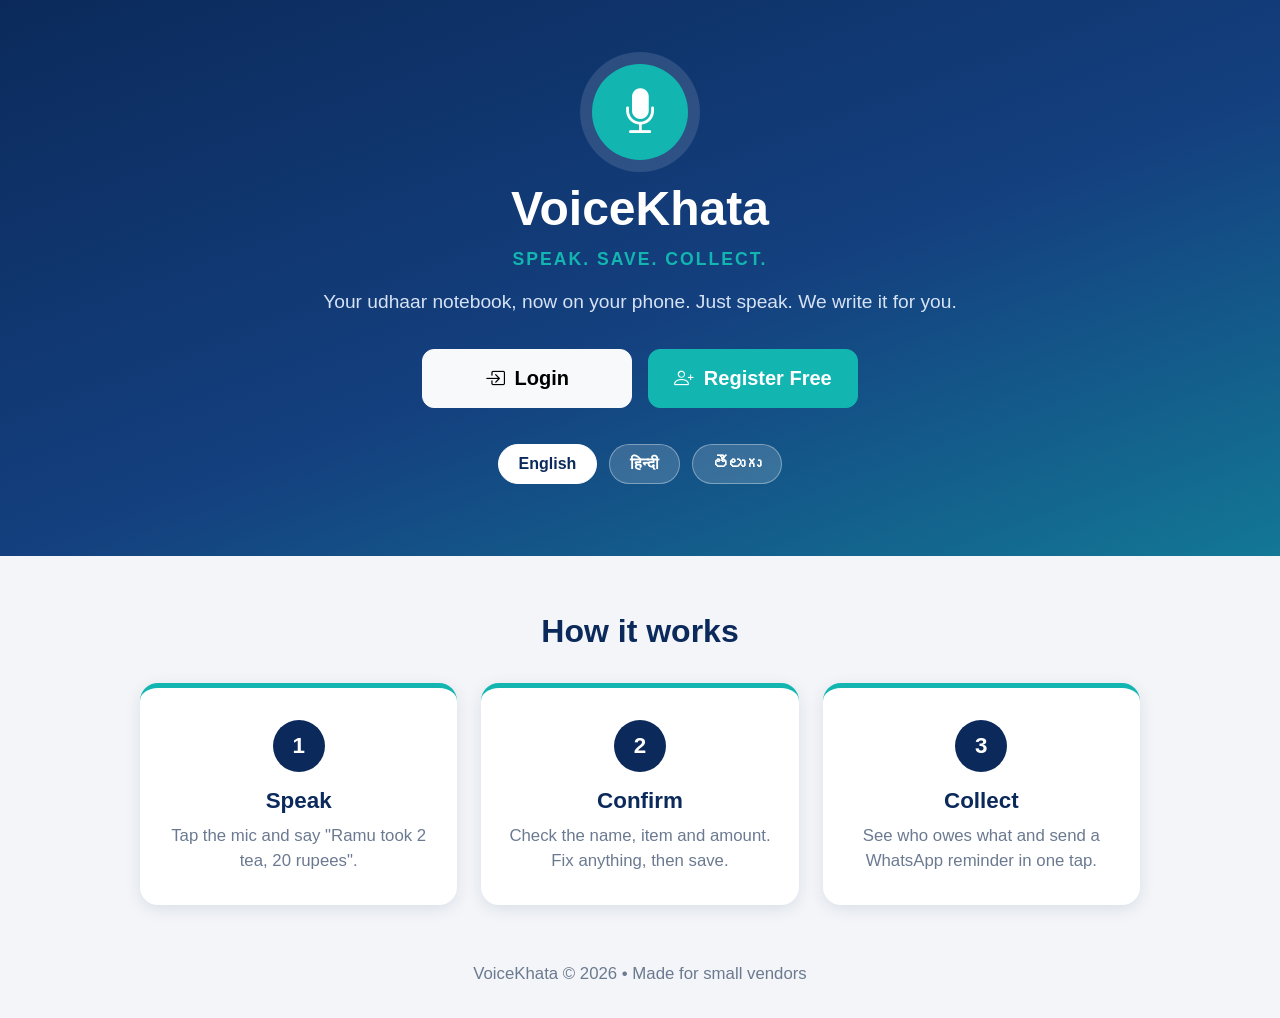
<file: frontend/index.html>
<!DOCTYPE html>
<html lang="en">
<head>
  <meta charset="UTF-8">
  <meta name="viewport" content="width=device-width, initial-scale=1">
  <title>VoiceKhata | Speak. Save. Collect.</title>

  <link href="https://cdn.jsdelivr.net/npm/bootstrap@5.3.3/dist/css/bootstrap.min.css" rel="stylesheet">
  <link href="https://cdn.jsdelivr.net/npm/bootstrap-icons@1.11.3/font/bootstrap-icons.min.css" rel="stylesheet">

  <link rel="stylesheet" href="css/style.css">
  <link rel="stylesheet" href="css/landing.css">
  <link rel="stylesheet" href="css/responsive.css">
</head>
<body>

  <!-- ===== Hero section ===== -->
  <header class="hero">
    <div class="container">
      <div class="hero-icon"><i class="bi bi-mic-fill"></i></div>
      <h1 class="hero-title">VoiceKhata</h1>
      <div class="hero-tagline" data-i18n="tagline">Speak. Save. Collect.</div>
      <p class="hero-sub" data-i18n="sub">Your udhaar notebook, now on your phone. Just speak. We write it for you.</p>

      <!-- Shown when nobody is logged in -->
      <div id="guestButtons" class="d-flex flex-column flex-sm-row gap-3 justify-content-center">
        <a href="login.html" class="btn btn-light btn-lg hero-btn">
          <i class="bi bi-box-arrow-in-right me-1"></i> <span data-i18n="login">Login</span>
        </a>
        <a href="register.html" class="btn btn-vk-teal btn-lg hero-btn">
          <i class="bi bi-person-plus me-1"></i> <span data-i18n="register">Register Free</span>
        </a>
      </div>

      <!-- Shown when the vendor is already logged in -->
      <div id="memberButtons" class="d-none">
        <a href="dashboard/dashboard.html" class="btn btn-vk-teal btn-lg hero-btn">
          <i class="bi bi-speedometer2 me-1"></i> <span data-i18n="dashboard">Go to Dashboard</span>
        </a>
      </div>

      <!-- Language buttons (real buttons now) -->
      <div class="lang-row">
        <button type="button" class="lang-chip active" data-lang="en">English</button>
        <button type="button" class="lang-chip" data-lang="hi">हिन्दी</button>
        <button type="button" class="lang-chip" data-lang="te">తెలుగు</button>
      </div>
    </div>
  </header>

  <!-- ===== How it works ===== -->
  <section class="container how-section">
    <h2 class="how-title" data-i18n="howTitle">How it works</h2>
    <div class="row g-4">
      <div class="col-12 col-md-4">
        <div class="step-card">
          <div class="step-num">1</div>
          <h3 data-i18n="s1t">Speak</h3>
          <p data-i18n="s1p">Tap the mic and say "Ramu took 2 tea, 20 rupees".</p>
        </div>
      </div>
      <div class="col-12 col-md-4">
        <div class="step-card">
          <div class="step-num">2</div>
          <h3 data-i18n="s2t">Confirm</h3>
          <p data-i18n="s2p">Check the name, item and amount. Fix anything, then save.</p>
        </div>
      </div>
      <div class="col-12 col-md-4">
        <div class="step-card">
          <div class="step-num">3</div>
          <h3 data-i18n="s3t">Collect</h3>
          <p data-i18n="s3p">See who owes what and send a WhatsApp reminder in one tap.</p>
        </div>
      </div>
    </div>
  </section>

  <footer class="landing-footer" data-i18n="footer">
    VoiceKhata © 2026 • Made for small vendors
  </footer>

  <script src="https://cdn.jsdelivr.net/npm/bootstrap@5.3.3/dist/js/bootstrap.bundle.min.js"></script>
  <script src="js/auth.js"></script>
  <script>
    // ---------- Texts in 3 languages ----------
    const TEXTS = {
      en: {
        tagline: "Speak. Save. Collect.",
        sub: "Your udhaar notebook, now on your phone. Just speak. We write it for you.",
        login: "Login",
        register: "Register Free",
        dashboard: "Go to Dashboard",
        howTitle: "How it works",
        s1t: "Speak",
        s1p: "Tap the mic and say \"Ramu took 2 tea, 20 rupees\".",
        s2t: "Confirm",
        s2p: "Check the name, item and amount. Fix anything, then save.",
        s3t: "Collect",
        s3p: "See who owes what and send a WhatsApp reminder in one tap.",
        footer: "VoiceKhata © 2026 • Made for small vendors"
      },
      hi: {
        tagline: "बोलिए. सेव कीजिए. वसूलिए.",
        sub: "आपकी उधार की कॉपी, अब आपके फ़ोन पर। बस बोलिए, हम लिख देंगे।",
        login: "लॉगिन",
        register: "मुफ़्त रजिस्टर करें",
        dashboard: "डैशबोर्ड पर जाएँ",
        howTitle: "यह कैसे काम करता है",
        s1t: "बोलिए",
        s1p: "माइक दबाएँ और कहें \"रामू ने 2 चाय ली, 20 रुपये\"।",
        s2t: "पुष्टि करें",
        s2p: "नाम, सामान और रकम देखें। कुछ गलत हो तो ठीक करें, फिर सेव करें।",
        s3t: "वसूलिए",
        s3p: "देखें किसका कितना बकाया है और एक टैप में WhatsApp रिमाइंडर भेजें।",
        footer: "VoiceKhata © 2026 • छोटे दुकानदारों के लिए"
      },
      te: {
        tagline: "మాట్లాడండి. సేవ్ చేయండి. వసూలు చేయండి.",
        sub: "మీ అప్పు పుస్తకం, ఇప్పుడు మీ ఫోన్‌లో. మాట్లాడండి, మేము రాస్తాము.",
        login: "లాగిన్",
        register: "ఉచితంగా రిజిస్టర్ చేయండి",
        dashboard: "డాష్‌బోర్డ్‌కు వెళ్లండి",
        howTitle: "ఇది ఎలా పనిచేస్తుంది",
        s1t: "మాట్లాడండి",
        s1p: "మైక్ నొక్కి \"రాము 2 టీ తీసుకున్నాడు, 20 రూపాయలు\" అని చెప్పండి.",
        s2t: "నిర్ధారించండి",
        s2p: "పేరు, వస్తువు, మొత్తం చూడండి. తప్పులుంటే సరిచేసి సేవ్ చేయండి.",
        s3t: "వసూలు చేయండి",
        s3p: "ఎవరు ఎంత బాకీ ఉన్నారో చూసి, ఒక్క ట్యాప్‌తో WhatsApp రిమైండర్ పంపండి.",
        footer: "VoiceKhata © 2026 • చిన్న వ్యాపారుల కోసం"
      }
    };

    // Same language codes that the voice pop-up uses
    const VOICE_CODES = { en: "en-IN", hi: "hi-IN", te: "te-IN" };
    const PAGE_LANG_KEY = "vk_page_lang";

    function setLanguage(lang) {
      // 1. Swap every text that has a data-i18n name
      document.querySelectorAll("[data-i18n]").forEach(function (el) {
        el.textContent = TEXTS[lang][el.getAttribute("data-i18n")];
      });

      // 2. Highlight the chosen button
      document.querySelectorAll(".lang-chip").forEach(function (btn) {
        btn.classList.toggle("active", btn.getAttribute("data-lang") === lang);
      });

      // 3. Remember the choice (page + voice pop-up)
      document.documentElement.lang = lang;
      localStorage.setItem(PAGE_LANG_KEY, lang);
      localStorage.setItem("vk_voice_lang", VOICE_CODES[lang]);
    }

    document.addEventListener("DOMContentLoaded", function () {
      // Logged in? Show "Go to Dashboard" instead of Login/Register
      if (getCurrentVendor()) {
        document.getElementById("guestButtons").classList.add("d-none");
        document.getElementById("memberButtons").classList.remove("d-none");
      }

      // Language buttons
      document.querySelectorAll(".lang-chip").forEach(function (btn) {
        btn.addEventListener("click", function () {
          setLanguage(btn.getAttribute("data-lang"));
        });
      });

      // Use the saved language when the page opens
      setLanguage(localStorage.getItem(PAGE_LANG_KEY) || "en");
    });
  </script>
</body>
</html>
</file>
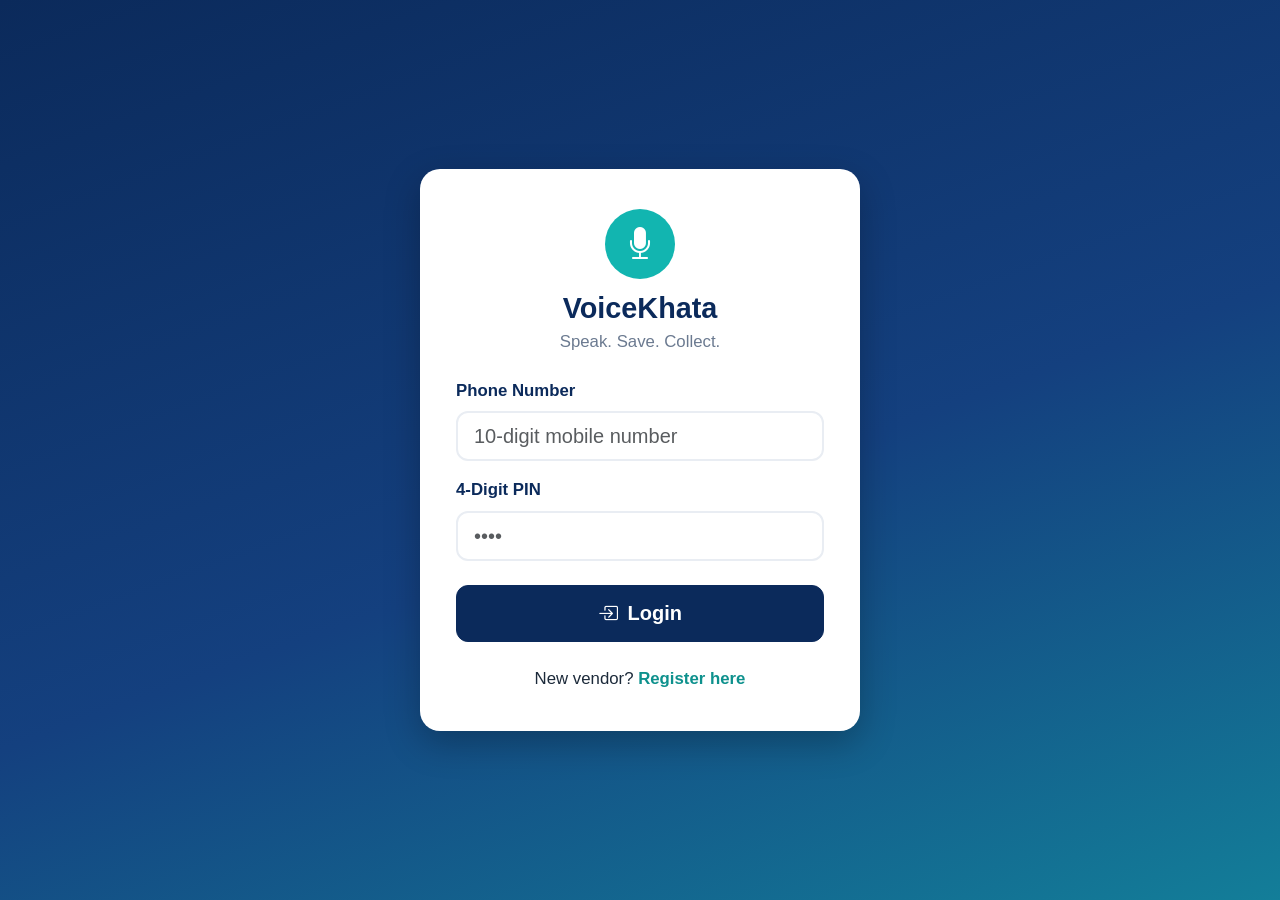
<file: frontend/login.html>
<!DOCTYPE html>
<html lang="en">
<head>
  <meta charset="UTF-8">
  <meta name="viewport" content="width=device-width, initial-scale=1">
  <title>Login | VoiceKhata</title>

  <!-- Bootstrap 5 and Bootstrap Icons (from the internet) -->
  <link href="https://cdn.jsdelivr.net/npm/bootstrap@5.3.3/dist/css/bootstrap.min.css" rel="stylesheet">
  <link href="https://cdn.jsdelivr.net/npm/bootstrap-icons@1.11.3/font/bootstrap-icons.min.css" rel="stylesheet">

  <!-- Our own CSS (this page is directly inside "frontend", so no ../ needed) -->
  <link rel="stylesheet" href="css/style.css">
  <link rel="stylesheet" href="css/responsive.css">
</head>
<body>

  <div class="auth-page">
    <div class="auth-card">

      <!-- Logo and title -->
      <div class="brand">
        <div class="brand-icon"><i class="bi bi-mic-fill"></i></div>
        <h1>VoiceKhata</h1>
        <p>Speak. Save. Collect.</p>
      </div>

      <!-- Message area (JavaScript fills this) -->
      <div id="formMessage" class="vk-alert" role="alert"></div>

      <!-- Login form -->
      <form id="loginForm" novalidate>

        <div class="mb-3">
          <label for="phone" class="form-label">Phone Number</label>
          <input type="tel" id="phone" class="form-control form-control-lg"
                 placeholder="10-digit mobile number"
                 inputmode="numeric" maxlength="10" autocomplete="tel">
          <div class="invalid-feedback" id="phoneError"></div>
        </div>

        <div class="mb-4">
          <label for="pin" class="form-label">4-Digit PIN</label>
          <input type="password" id="pin" class="form-control form-control-lg"
                 placeholder="••••"
                 inputmode="numeric" maxlength="4" autocomplete="current-password">
          <div class="invalid-feedback" id="pinError"></div>
        </div>

        <button type="submit" class="btn btn-vk-primary btn-lg w-100">
          <i class="bi bi-box-arrow-in-right me-1"></i> Login
        </button>
      </form>

      <p class="text-center mt-4 mb-0">
        New vendor? <a href="register.html" class="auth-link">Register here</a>
      </p>

    </div>
  </div>

  <!-- Bootstrap JS, then our script (at the bottom so the page loads first) -->
  <script src="https://cdn.jsdelivr.net/npm/bootstrap@5.3.3/dist/js/bootstrap.bundle.min.js"></script>
  <script src="js/auth.js"></script>
</body>
</html>
</file>
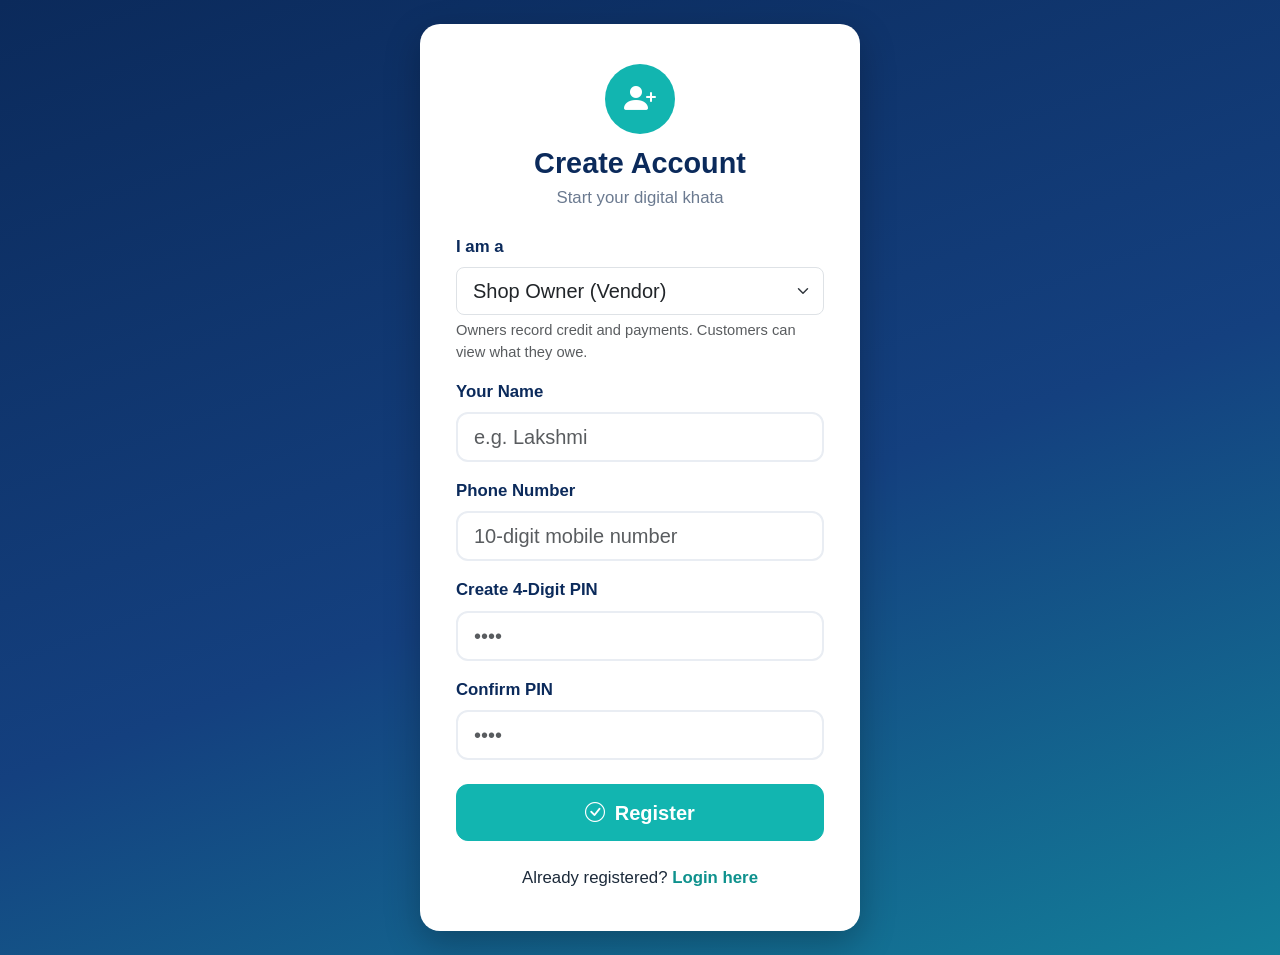
<file: frontend/register.html>
<!DOCTYPE html>
<html lang="en">
<head>
  <meta charset="UTF-8">
  <meta name="viewport" content="width=device-width, initial-scale=1">
  <title>Register | VoiceKhata</title>

  <link href="https://cdn.jsdelivr.net/npm/bootstrap@5.3.3/dist/css/bootstrap.min.css" rel="stylesheet">
  <link href="https://cdn.jsdelivr.net/npm/bootstrap-icons@1.11.3/font/bootstrap-icons.min.css" rel="stylesheet">

  <link rel="stylesheet" href="css/style.css">
  <link rel="stylesheet" href="css/responsive.css">
</head>
<body>

  <div class="auth-page">
    <div class="auth-card">

      <div class="brand">
        <div class="brand-icon"><i class="bi bi-person-plus-fill"></i></div>
        <h1>Create Account</h1>
        <p>Start your digital khata</p>
      </div>

      <div id="formMessage" class="vk-alert" role="alert"></div>

      <form id="registerForm" novalidate>

        <div class="mb-3">
          <label for="role" class="form-label">I am a</label>
          <select id="role" class="form-select form-select-lg">
            <option value="OWNER">Shop Owner (Vendor)</option>
            <option value="CUSTOMER">Customer</option>
          </select>
          <div class="form-text" id="roleHint">Owners record credit and payments. Customers can view what they owe.</div>
        </div>

        <div class="mb-3">
          <label for="vendorName" class="form-label">Your Name</label>
          <input type="text" id="vendorName" class="form-control form-control-lg"
                 placeholder="e.g. Lakshmi" maxlength="40" autocomplete="name">
          <div class="invalid-feedback" id="vendorNameError"></div>
        </div>

        <div class="mb-3">
          <label for="phone" class="form-label">Phone Number</label>
          <input type="tel" id="phone" class="form-control form-control-lg"
                 placeholder="10-digit mobile number"
                 inputmode="numeric" maxlength="10" autocomplete="tel">
          <div class="invalid-feedback" id="phoneError"></div>
        </div>

        <div class="mb-3">
          <label for="pin" class="form-label">Create 4-Digit PIN</label>
          <input type="password" id="pin" class="form-control form-control-lg"
                 placeholder="••••"
                 inputmode="numeric" maxlength="4" autocomplete="new-password">
          <div class="invalid-feedback" id="pinError"></div>
        </div>

        <div class="mb-4">
          <label for="confirmPin" class="form-label">Confirm PIN</label>
          <input type="password" id="confirmPin" class="form-control form-control-lg"
                 placeholder="••••"
                 inputmode="numeric" maxlength="4" autocomplete="new-password">
          <div class="invalid-feedback" id="confirmPinError"></div>
        </div>

        <button type="submit" class="btn btn-vk-teal btn-lg w-100">
          <i class="bi bi-check-circle me-1"></i> Register
        </button>
      </form>

      <p class="text-center mt-4 mb-0">
        Already registered? <a href="login.html" class="auth-link">Login here</a>
      </p>

    </div>
  </div>

  <script src="https://cdn.jsdelivr.net/npm/bootstrap@5.3.3/dist/js/bootstrap.bundle.min.js"></script>
  <script src="js/auth.js"></script>
</body>
</html>
</file>
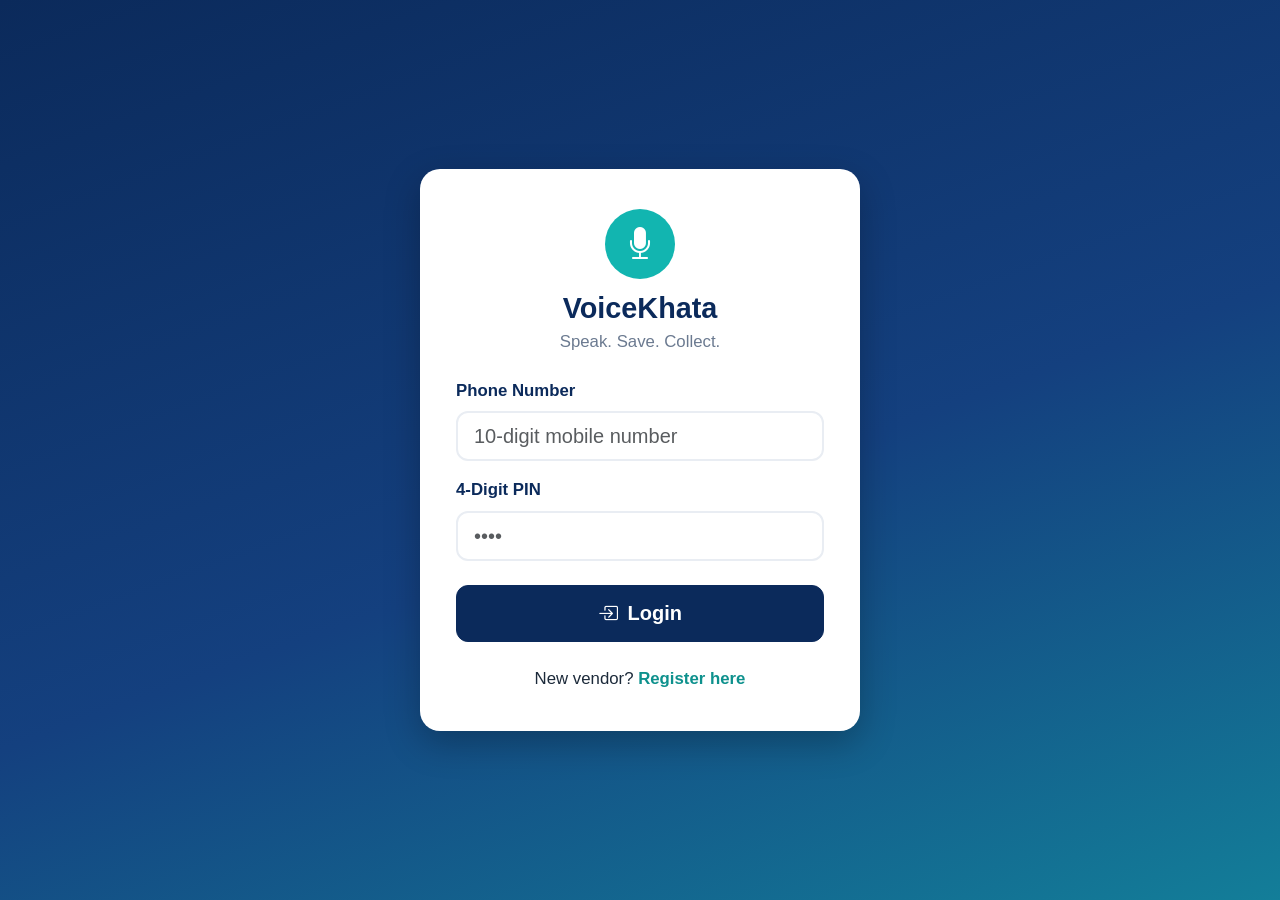
<file: frontend/customer/customer-dashboard.html>
<!DOCTYPE html>
<html lang="en">
<head>
  <meta charset="UTF-8">
  <meta name="viewport" content="width=device-width, initial-scale=1">
  <title>My Dues | VoiceKhata</title>

  <link href="https://cdn.jsdelivr.net/npm/bootstrap@5.3.3/dist/css/bootstrap.min.css" rel="stylesheet">
  <link href="https://cdn.jsdelivr.net/npm/bootstrap-icons@1.11.3/font/bootstrap-icons.min.css" rel="stylesheet">

  <!-- We are inside /customer, so ../ goes up to /frontend -->
  <link rel="stylesheet" href="../css/style.css">
  <link rel="stylesheet" href="../css/dashboard.css">
  <link rel="stylesheet" href="../css/responsive.css">
</head>
<body>

  <!-- ===== Navigation bar ===== -->
  <nav class="navbar navbar-expand-md vk-navbar">
    <div class="container">
      <a class="navbar-brand" href="customer-dashboard.html">
        <i class="bi bi-mic-fill"></i> VoiceKhata
      </a>
      <button class="navbar-toggler" type="button"
              data-bs-toggle="collapse" data-bs-target="#mainMenu"
              aria-controls="mainMenu" aria-expanded="false" aria-label="Toggle menu">
        <span class="navbar-toggler-icon"></span>
      </button>

      <div class="collapse navbar-collapse" id="mainMenu">
        <ul class="navbar-nav ms-auto">
          <li class="nav-item">
            <a class="nav-link active" href="customer-dashboard.html"><i class="bi bi-wallet2 me-1"></i> My Dues</a>
          </li>
          <li class="nav-item">
            <a class="nav-link" href="#" onclick="logout(); return false;"><i class="bi bi-box-arrow-right me-1"></i> Logout</a>
          </li>
        </ul>
      </div>
    </div>
  </nav>

  <!-- ===== Page content ===== -->
  <main class="container page-wrap">

    <h1 class="welcome-title" id="welcomeTitle">Welcome!</h1>
    <p class="welcome-sub">Here is what you owe at each shop.</p>

    <!-- Two summary cards -->
    <div class="row g-3">
      <div class="col-12 col-md-6">
        <div class="stat-card pending">
          <div class="stat-label"><i class="bi bi-cash-coin me-1"></i> Total I Owe</div>
          <div class="stat-value" id="totalOwed">₹0</div>
          <div class="stat-note">Across all shops</div>
        </div>
      </div>
      <div class="col-12 col-md-6">
        <div class="stat-card customers">
          <div class="stat-label"><i class="bi bi-shop me-1"></i> Shops</div>
          <div class="stat-value" id="shopCount">0</div>
          <div class="stat-note">Where you have an account</div>
        </div>
      </div>
    </div>

    <!-- One card for each shop (filled by JavaScript) -->
    <h2 class="section-title mt-4 mb-3">My Shops</h2>
    <div id="shopList"></div>

  </main>

  <script src="https://cdn.jsdelivr.net/npm/bootstrap@5.3.3/dist/js/bootstrap.bundle.min.js"></script>
  <!-- Order matters: auth.js, data.js, then customer-dashboard.js -->
  <script src="../js/auth.js"></script>
  <script src="../js/data.js"></script>
  <script src="../js/customer-dashboard.js"></script>
</body>
</html>
</file>
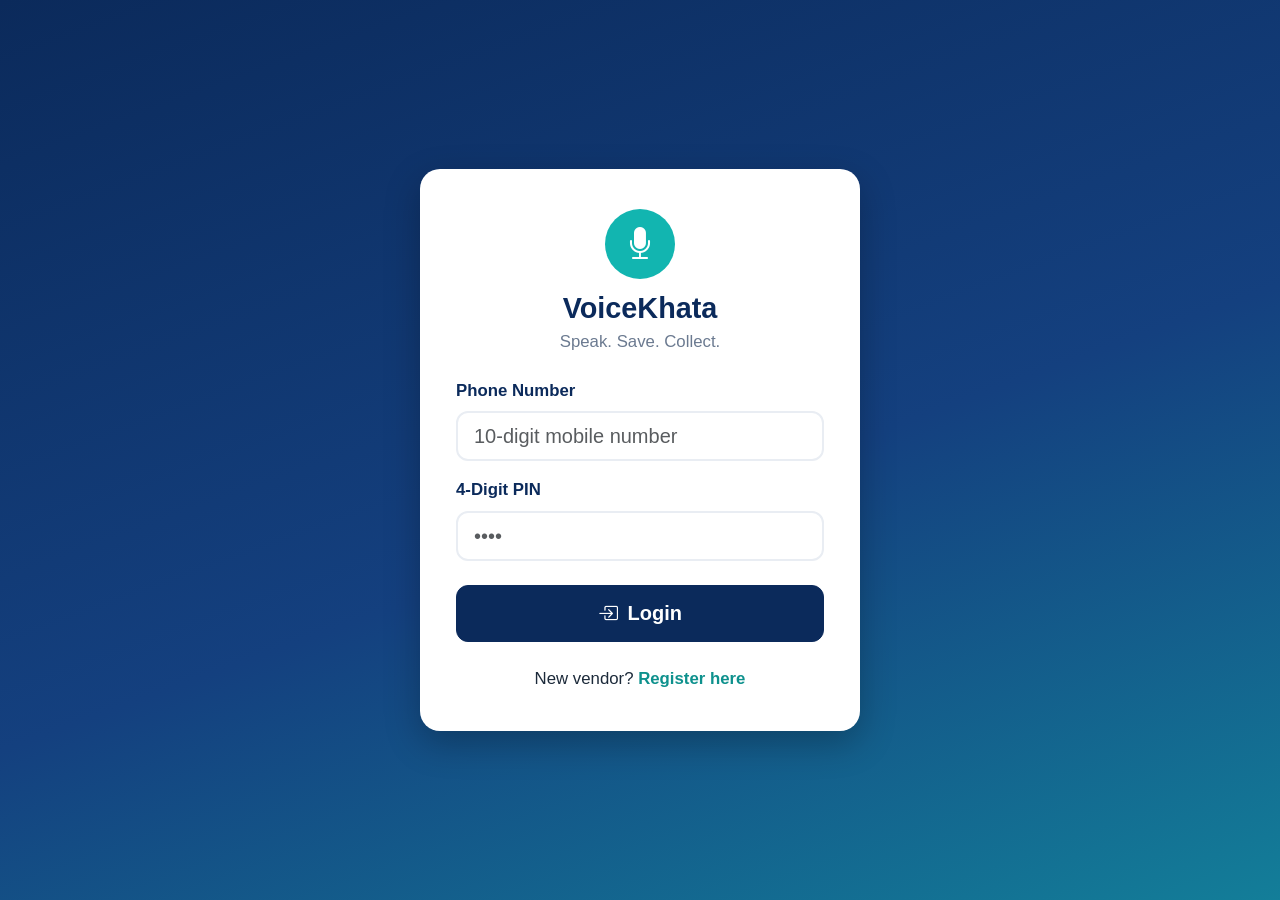
<file: frontend/customers/customers.html>
<!DOCTYPE html>
<html lang="en">
<head>
  <meta charset="UTF-8">
  <meta name="viewport" content="width=device-width, initial-scale=1">
  <title>Customers | VoiceKhata</title>

  <link href="https://cdn.jsdelivr.net/npm/bootstrap@5.3.3/dist/css/bootstrap.min.css" rel="stylesheet">
  <link href="https://cdn.jsdelivr.net/npm/bootstrap-icons@1.11.3/font/bootstrap-icons.min.css" rel="stylesheet">

  <!-- We are inside /customers, so ../ goes up to /frontend -->
  <link rel="stylesheet" href="../css/style.css">
  <link rel="stylesheet" href="../css/dashboard.css">
  <link rel="stylesheet" href="../css/responsive.css">
</head>
<body>

  <!-- ===== Navigation bar ===== -->
  <nav class="navbar navbar-expand-md vk-navbar">
    <div class="container">
      <a class="navbar-brand" href="../dashboard/dashboard.html">
        <i class="bi bi-mic-fill"></i> VoiceKhata
      </a>
      <button class="navbar-toggler" type="button"
              data-bs-toggle="collapse" data-bs-target="#mainMenu"
              aria-controls="mainMenu" aria-expanded="false" aria-label="Toggle menu">
        <span class="navbar-toggler-icon"></span>
      </button>

      <div class="collapse navbar-collapse" id="mainMenu">
        <ul class="navbar-nav ms-auto">
          <li class="nav-item">
            <a class="nav-link" href="../dashboard/dashboard.html"><i class="bi bi-speedometer2 me-1"></i> Dashboard</a>
          </li>
          <li class="nav-item">
            <a class="nav-link active" href="customers.html"><i class="bi bi-people me-1"></i> Customers</a>
          </li>
          <li class="nav-item">
            <a class="nav-link" href="../transactions/transactions.html"><i class="bi bi-receipt me-1"></i> Transactions</a>
          </li>
          <li class="nav-item">
            <a class="nav-link" href="#" onclick="logout(); return false;"><i class="bi bi-box-arrow-right me-1"></i> Logout</a>
          </li>
        </ul>
      </div>
    </div>
  </nav>

  <!-- ===== Page content ===== -->
  <main class="container page-wrap">

    <div class="d-flex justify-content-between align-items-start flex-wrap gap-2">
      <div>
        <h1 class="welcome-title">My Customers</h1>
        <p class="welcome-sub" id="customerCount">Loading...</p>
      </div>
      <button type="button" class="btn btn-vk-teal" id="addCustomerBtn">
        <i class="bi bi-person-plus me-1"></i> Add Customer
      </button>
    </div>

    <input type="search" id="searchBox" class="form-control form-control-lg mb-3"
           placeholder="Search customer name...">

    <section class="section-card">
      <div id="customerList"></div>
    </section>

  </main>

  <!-- ===== Add / edit customer pop-up ===== -->
  <div class="modal fade" id="customerModal" tabindex="-1" aria-labelledby="customerModalTitle" aria-hidden="true">
    <div class="modal-dialog modal-dialog-centered">
      <div class="modal-content">
        <div class="modal-header">
          <h5 class="modal-title" id="customerModalTitle">Add Customer</h5>
          <button type="button" class="btn-close" data-bs-dismiss="modal" aria-label="Close"></button>
        </div>
        <div class="modal-body">
          <div id="customerMessage" class="vk-alert" role="alert"></div>

          <div class="mb-3">
            <label for="cName" class="form-label">Customer name</label>
            <input type="text" id="cName" class="form-control form-control-lg" maxlength="40" placeholder="e.g. Kavita">
          </div>
          <div class="mb-3">
            <label for="cPhone" class="form-label">WhatsApp / phone number</label>
            <input type="tel" id="cPhone" class="form-control form-control-lg"
                   inputmode="numeric" maxlength="10" placeholder="10-digit number">
            <div class="customer-hint">Needed to send WhatsApp reminders.</div>
          </div>
          <div class="d-flex gap-2">
            <button type="button" class="btn btn-outline-secondary btn-lg flex-fill" data-bs-dismiss="modal">Cancel</button>
            <button type="button" class="btn btn-vk-teal btn-lg flex-fill" id="saveCustomerBtn">Save</button>
          </div>
        </div>
      </div>
    </div>
  </div>

  <script src="https://cdn.jsdelivr.net/npm/bootstrap@5.3.3/dist/js/bootstrap.bundle.min.js"></script>
  <!-- Order matters: auth.js, data.js, then customers.js -->
  <script src="../js/auth.js"></script>
  <script src="../js/data.js"></script>
  <script src="../js/customers.js"></script>

    <script src="../js/lang.js"></script>
</body>
</html>
</file>
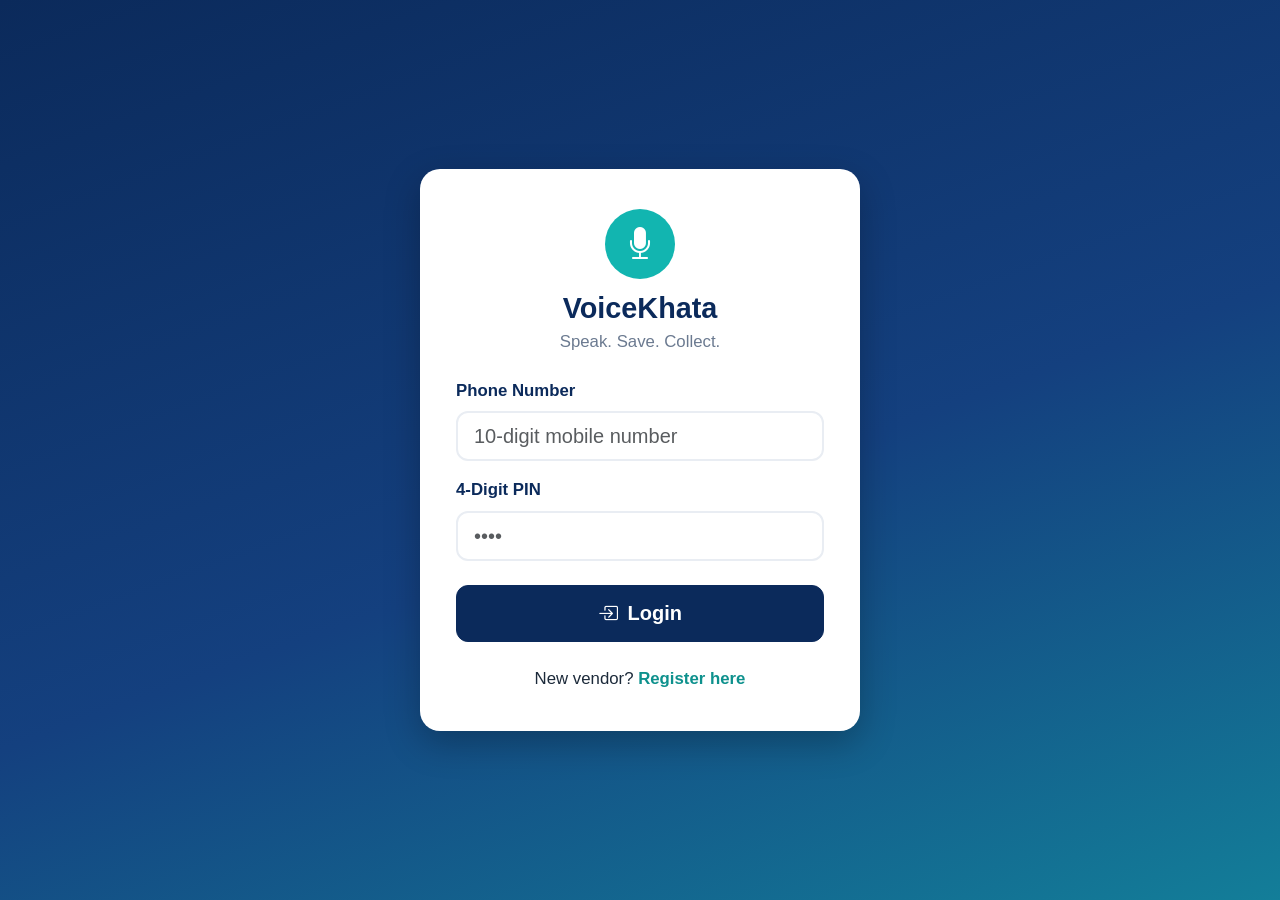
<file: frontend/dashboard/dashboard.html>
<!DOCTYPE html>
<html lang="en">
<head>
  <meta charset="UTF-8">
  <meta name="viewport" content="width=device-width, initial-scale=1">
  <title>Dashboard | VoiceKhata</title>

  <link href="https://cdn.jsdelivr.net/npm/bootstrap@5.3.3/dist/css/bootstrap.min.css" rel="stylesheet">
  <link href="https://cdn.jsdelivr.net/npm/bootstrap-icons@1.11.3/font/bootstrap-icons.min.css" rel="stylesheet">

  <link rel="stylesheet" href="../css/style.css">
  <link rel="stylesheet" href="../css/dashboard.css">
  <link rel="stylesheet" href="../css/responsive.css">
</head>
<body>

  <!-- ===== Navigation bar ===== -->
  <nav class="navbar navbar-expand-md vk-navbar">
    <div class="container">
      <a class="navbar-brand" href="dashboard.html">
        <i class="bi bi-mic-fill"></i> VoiceKhata
      </a>

      <button class="navbar-toggler" type="button"
              data-bs-toggle="collapse" data-bs-target="#mainMenu"
              aria-controls="mainMenu" aria-expanded="false" aria-label="Toggle menu">
        <span class="navbar-toggler-icon"></span>
      </button>

      <div class="collapse navbar-collapse" id="mainMenu">
        <ul class="navbar-nav ms-auto">
          <li class="nav-item">
            <a class="nav-link active" href="dashboard.html">
              <i class="bi bi-speedometer2 me-1"></i> Dashboard
            </a>
          </li>

          <li class="nav-item">
            <a class="nav-link" href="../customers/customers.html">
              <i class="bi bi-people me-1"></i> Customers
            </a>
          </li>

          <li class="nav-item">
            <a class="nav-link" href="../transactions/transactions.html">
              <i class="bi bi-receipt me-1"></i> Transactions
            </a>
          </li>

          <li class="nav-item">
            <a class="nav-link" href="#" onclick="logout(); return false;">
              <i class="bi bi-box-arrow-right me-1"></i> Logout
            </a>
          </li>
        </ul>
      </div>
    </div>
  </nav>

  <!-- ===== Page content ===== -->
  <main class="container page-wrap">

    <h1 class="welcome-title" id="welcomeTitle">Welcome!</h1>
    <p class="welcome-sub">Here is your khata summary for today.</p>

    <!-- Three summary cards -->
    <div class="row g-3">
      <div class="col-12 col-md-4">
        <div class="stat-card pending">
          <div class="stat-label">
            <i class="bi bi-cash-coin me-1"></i> Pending Dues
          </div>
          <div class="stat-value" id="pendingDues">₹0</div>
          <div class="stat-note">Money to collect</div>
        </div>
      </div>

      <div class="col-12 col-md-4">
        <div class="stat-card customers">
          <div class="stat-label">
            <i class="bi bi-people me-1"></i> Total Customers
          </div>
          <div class="stat-value" id="totalCustomers">0</div>
          <div class="stat-note">In your khata</div>
        </div>
      </div>

      <div class="col-12 col-md-4">
        <div class="stat-card">
          <div class="stat-label">
            <i class="bi bi-calendar-check me-1"></i> This Month
          </div>
          <div class="stat-value" id="monthCount">0</div>
          <div class="stat-note" id="monthNote">transactions</div>
        </div>
      </div>
    </div>

    <!-- Tap & Speak -->
    <section class="mic-section">
      <button type="button" class="mic-button" id="micButton" aria-label="Tap and speak">
        <i class="bi bi-mic-fill"></i>
      </button>

      <div class="mic-title">Tap &amp; Speak</div>
      <p class="mic-hint">Say: "Ramu took 2 tea, 20 rupees"</p>
    </section>

    <!-- Recent transactions -->
    <section class="section-card">
      <div class="d-flex justify-content-between align-items-center mb-2">
        <h2 class="section-title">Recent Transactions</h2>
        <a href="../transactions/transactions.html" class="auth-link">View all</a>
      </div>

      <div id="recentList"></div>
    </section>

  </main>

  <!-- ===== Voice entry pop-up (modal) ===== -->
  <div class="modal fade" id="voiceModal" tabindex="-1"
       aria-labelledby="voiceModalTitle" aria-hidden="true">

    <div class="modal-dialog modal-dialog-centered modal-dialog-scrollable modal-lg modal-fullscreen-sm-down">
      <div class="modal-content">

        <div class="modal-header">
          <h5 class="modal-title" id="voiceModalTitle">
            <i class="bi bi-mic-fill me-1"></i> Voice Entry
          </h5>

          <button type="button" class="btn-close"
                  data-bs-dismiss="modal" aria-label="Close"></button>
        </div>

        <div class="modal-body">

          <!-- Step 1: language -->
          <label for="voiceLang" class="form-label">1. Choose your language</label>

          <select id="voiceLang" class="form-select form-select-lg mb-3">
            <option value="en-IN">English (India) – en-IN</option>
            <option value="hi-IN">हिन्दी – Hindi (hi-IN)</option>
            <option value="te-IN">తెలుగు – Telugu (te-IN)</option>
          </select>

          <!-- Step 2: speak -->
          <div class="voice-box">
            <button type="button" class="voice-mic-sm" id="voiceMicBtn"
                    aria-label="Start or stop listening">
              <i class="bi bi-mic-fill"></i>
            </button>

            <div class="voice-status" id="voiceStatus">Tap the mic and speak</div>
          </div>

          <!-- What the browser heard -->
          <label for="spokenText" class="form-label">
            2. What we heard (you can edit or type here)
          </label>

          <textarea id="spokenText" rows="2" class="form-control form-control-lg"
                    placeholder="Example: Ramu took 2 tea, 20 rupees"></textarea>

          <button type="button" class="btn btn-vk-primary w-100 mt-2" id="parseBtn">
            <i class="bi bi-magic me-1"></i> Understand this
          </button>

          <button type="button" class="btn btn-link w-100 mt-1" id="manualBtn">
            Voice not working? Enter details manually
          </button>

          <!-- Messages -->
          <div id="voiceMessage" class="vk-alert mt-2" role="alert"></div>

          <!-- Step 3: confirmation card -->
          <div id="confirmCard" class="confirm-card d-none">

            <h6 class="confirm-title">
              <i class="bi bi-check2-square me-1"></i> 3. Check and confirm
            </h6>

            <!-- Customer field -->
            <div class="mb-3">
              <label for="fCustomer" class="form-label">Customer name</label>

              <input type="text" id="fCustomer" class="form-control form-control-lg"
                     list="customerList" placeholder="e.g. Ramu" maxlength="40"
                     autocomplete="off">

              <datalist id="customerList"></datalist>

              <div class="customer-hint" id="customerHint"></div>

              <!-- Duplicate customer selection -->
              <div id="duplicateCustomerBox" class="mt-2 d-none">
                <label for="duplicateCustomerSelect" class="form-label">
                  Select the correct customer
                </label>

                <select id="duplicateCustomerSelect" class="form-select form-select-lg">
                  <option value="">Choose customer</option>
                </select>
              </div>
            </div>

            <!-- Transaction type -->
            <div class="mb-3">
              <label class="form-label d-block">Type</label>

              <div class="btn-group w-100" role="group" aria-label="Transaction type">
                <input type="radio" class="btn-check" name="fType"
                       id="typeCredit" value="CREDIT" checked>

                <label class="btn btn-outline-warning btn-lg" for="typeCredit">
                  Credit (took)
                </label>

                <input type="radio" class="btn-check" name="fType"
                       id="typePayment" value="PAYMENT">

                <label class="btn btn-outline-success btn-lg" for="typePayment">
                  Payment (paid)
                </label>
              </div>

              <span id="statusPreview" class="badge-pending ms-2">Status: Pending</span>
            </div>

            <!-- Item and quantity -->
            <div class="row g-3" id="itemRow">
              <div class="col-8">
                <label for="fItem" class="form-label">Item</label>
                <input type="text" id="fItem" class="form-control form-control-lg"
                       placeholder="e.g. Tea" maxlength="30">
              </div>

              <div class="col-4">
                <label for="fQty" class="form-label">Qty</label>
                <input type="number" id="fQty" class="form-control form-control-lg"
                       min="1" placeholder="1">
              </div>
            </div>

            <!-- Amount -->
            <div class="mt-3">
              <label for="fAmount" class="form-label">Amount (₹)</label>
              <input type="number" id="fAmount" class="form-control form-control-lg"
                     min="1" placeholder="e.g. 20">
            </div>

            <!-- Buttons -->
            <div class="d-flex gap-2 mt-4">
              <button type="button" class="btn btn-outline-secondary btn-lg flex-fill"
                      data-bs-dismiss="modal">
                Cancel
              </button>

              <button type="button" class="btn btn-vk-teal btn-lg flex-fill" id="saveBtn">
                <i class="bi bi-check-circle me-1"></i> Confirm and Save
              </button>
            </div>

          </div>
        </div>
      </div>
    </div>
  </div>

  <!-- ===== Small "Saved!" message ===== -->
  <div class="toast-container position-fixed bottom-0 start-50 translate-middle-x p-3">
    <div id="saveToast" class="toast align-items-center text-bg-success border-0"
         role="status" aria-live="polite" aria-atomic="true">

      <div class="d-flex">
        <div class="toast-body fw-semibold" id="saveToastText"></div>

        <button type="button" class="btn-close btn-close-white me-2 m-auto"
                data-bs-dismiss="toast" aria-label="Close"></button>
      </div>
    </div>
  </div>

  <script src="https://cdn.jsdelivr.net/npm/bootstrap@5.3.3/dist/js/bootstrap.bundle.min.js"></script>

  <!-- Order matters: auth, data, dashboard, then voice -->
  <script src="../js/auth.js"></script>
  <script src="../js/data.js"></script>
  <script src="../js/dashboard.js"></script>
  <script src="../js/voice.js"></script>
  <script src="../js/lang.js"></script>

</body>
</html>
</file>
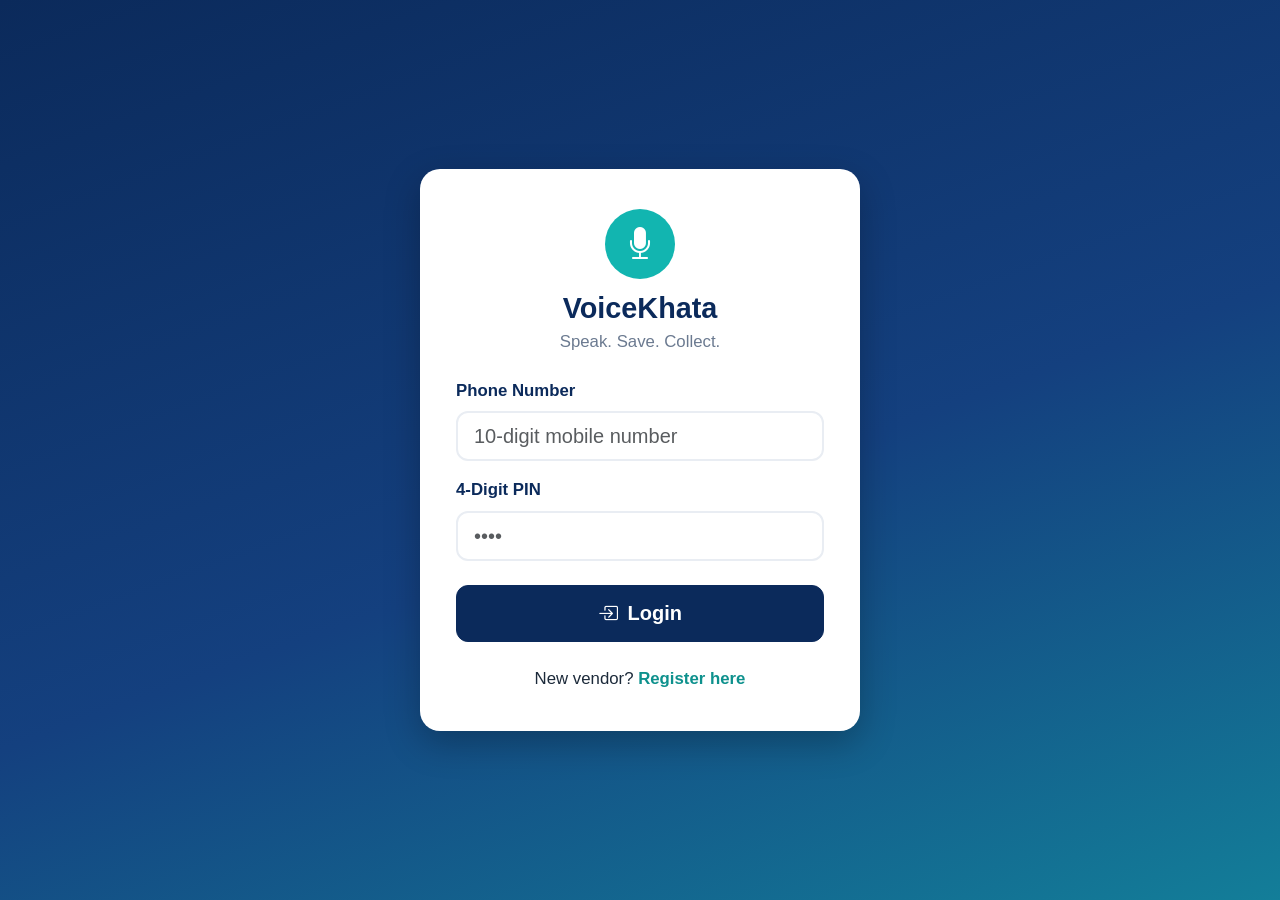
<file: frontend/transactions/transactions.html>
<!DOCTYPE html>
<html lang="en">
<head>
  <meta charset="UTF-8">
  <meta name="viewport" content="width=device-width, initial-scale=1">
  <title>Transactions | VoiceKhata</title>

  <link href="https://cdn.jsdelivr.net/npm/bootstrap@5.3.3/dist/css/bootstrap.min.css" rel="stylesheet">
  <link href="https://cdn.jsdelivr.net/npm/bootstrap-icons@1.11.3/font/bootstrap-icons.min.css" rel="stylesheet">

  <link rel="stylesheet" href="../css/style.css">
  <link rel="stylesheet" href="../css/dashboard.css">
  <link rel="stylesheet" href="../css/responsive.css">
</head>
<body>

  <!-- ===== Navigation bar ===== -->
  <nav class="navbar navbar-expand-md vk-navbar">
    <div class="container">
      <a class="navbar-brand" href="../dashboard/dashboard.html">
        <i class="bi bi-mic-fill"></i> VoiceKhata
      </a>
      <button class="navbar-toggler" type="button"
              data-bs-toggle="collapse" data-bs-target="#mainMenu"
              aria-controls="mainMenu" aria-expanded="false" aria-label="Toggle menu">
        <span class="navbar-toggler-icon"></span>
      </button>

      <div class="collapse navbar-collapse" id="mainMenu">
        <ul class="navbar-nav ms-auto">
          <li class="nav-item">
            <a class="nav-link" href="../dashboard/dashboard.html"><i class="bi bi-speedometer2 me-1"></i> Dashboard</a>
          </li>
          <li class="nav-item">
            <a class="nav-link" href="../customers/customers.html"><i class="bi bi-people me-1"></i> Customers</a>
          </li>
          <li class="nav-item">
            <a class="nav-link active" href="transactions.html"><i class="bi bi-receipt me-1"></i> Transactions</a>
          </li>
          <li class="nav-item">
            <a class="nav-link" href="#" onclick="logout(); return false;"><i class="bi bi-box-arrow-right me-1"></i> Logout</a>
          </li>
        </ul>
      </div>
    </div>
  </nav>

  <!-- ===== Page content ===== -->
  <main class="container page-wrap">

    <h1 class="welcome-title">Transaction History</h1>
    <p class="welcome-sub" id="resultCount">Loading...</p>

    <div class="filter-bar mb-3" id="filterBar">
      <button type="button" class="filter-btn active" data-filter="ALL">All</button>
      <button type="button" class="filter-btn" data-filter="CREDIT">Credit</button>
      <button type="button" class="filter-btn" data-filter="PAYMENT">Payment</button>
      <button type="button" class="filter-btn" data-filter="PENDING">Pending</button>
      <button type="button" class="filter-btn" data-filter="PAID">Paid</button>
    </div>

    <section class="section-card">
      <div class="table-responsive">
        <table class="table align-middle mb-0">
          <thead>
            <tr>
              <th>Customer</th>
              <th>Item</th>
              <th class="text-center">Qty</th>
              <th class="text-end">Amount</th>
              <th>Type</th>
              <th>Date</th>
              <th>Status</th>
              <th class="text-end">Actions</th>
            </tr>
          </thead>
          <tbody id="txBody"></tbody>
        </table>
      </div>
      <div id="emptyMessage" class="empty-state d-none">No transactions found for this filter.</div>
    </section>

  </main>

  <!-- ===== Edit pop-up ===== -->
  <div class="modal fade" id="editModal" tabindex="-1" aria-labelledby="editModalTitle" aria-hidden="true">
    <div class="modal-dialog modal-dialog-centered modal-dialog-scrollable">
      <div class="modal-content">
        <div class="modal-header">
          <h5 class="modal-title" id="editModalTitle"><i class="bi bi-pencil-square me-1"></i> Edit Transaction</h5>
          <button type="button" class="btn-close" data-bs-dismiss="modal" aria-label="Close"></button>
        </div>
        <div class="modal-body">
          <div id="editMessage" class="vk-alert" role="alert"></div>

          <div class="mb-3">
            <label for="eCustomer" class="form-label">Customer name</label>
            <input type="text" id="eCustomer" class="form-control form-control-lg"
                   list="editCustomerList" maxlength="40" autocomplete="off">
            <datalist id="editCustomerList"></datalist>
          </div>

          <div class="mb-3">
            <label class="form-label d-block">Type</label>
            <div class="btn-group w-100" role="group" aria-label="Transaction type">
              <input type="radio" class="btn-check" name="eType" id="eTypeCredit" value="CREDIT" checked>
              <label class="btn btn-outline-warning btn-lg" for="eTypeCredit">Credit (took)</label>

              <input type="radio" class="btn-check" name="eType" id="eTypePayment" value="PAYMENT">
              <label class="btn btn-outline-success btn-lg" for="eTypePayment">Payment (paid)</label>
            </div>
          </div>

          <div class="row g-3" id="eItemRow">
            <div class="col-8">
              <label for="eItem" class="form-label">Item</label>
              <input type="text" id="eItem" class="form-control form-control-lg" maxlength="30">
            </div>
            <div class="col-4">
              <label for="eQty" class="form-label">Qty</label>
              <input type="number" id="eQty" class="form-control form-control-lg" min="1">
            </div>
          </div>

          <div class="mt-3">
            <label for="eAmount" class="form-label">Amount (₹)</label>
            <input type="number" id="eAmount" class="form-control form-control-lg" min="1">
          </div>

          <div class="d-flex gap-2 mt-4">
            <button type="button" class="btn btn-outline-secondary btn-lg flex-fill" data-bs-dismiss="modal">Cancel</button>
            <button type="button" class="btn btn-vk-teal btn-lg flex-fill" id="saveEditBtn">
              <i class="bi bi-check-circle me-1"></i> Save Changes
            </button>
          </div>
        </div>
      </div>
    </div>
  </div>

  <!-- ===== Delete confirmation pop-up ===== -->
  <div class="modal fade" id="deleteModal" tabindex="-1" aria-labelledby="deleteModalTitle" aria-hidden="true">
    <div class="modal-dialog modal-dialog-centered">
      <div class="modal-content">
        <div class="modal-header">
          <h5 class="modal-title" id="deleteModalTitle"><i class="bi bi-exclamation-triangle text-danger me-1"></i> Delete this entry?</h5>
          <button type="button" class="btn-close" data-bs-dismiss="modal" aria-label="Close"></button>
        </div>
        <div class="modal-body">
          <p id="deleteText" class="mb-3"></p>
          <div class="d-flex gap-2">
            <button type="button" class="btn btn-outline-secondary btn-lg flex-fill" data-bs-dismiss="modal">No, keep it</button>
            <button type="button" class="btn btn-danger btn-lg flex-fill" id="confirmDeleteBtn">Yes, delete</button>
          </div>
        </div>
      </div>
    </div>
  </div>

  <script src="https://cdn.jsdelivr.net/npm/bootstrap@5.3.3/dist/js/bootstrap.bundle.min.js"></script>
  <!-- Order matters: auth.js, data.js, then transactions.js -->
  <script src="../js/auth.js"></script>
  <script src="../js/data.js"></script>
  <script src="../js/transactions.js"></script>

    <script src="../js/lang.js"></script>
</body>
</html>
</file>
<file: frontend/css/style.css>
/* ==========================================================
   VoiceKhata - Shared styles (used on every page)
   Colors: Navy #0B2A5B, Teal #12B5B0, White, Light grey
   ========================================================== */

:root {
  --vk-navy: #0B2A5B;
  --vk-navy-dark: #081f44;
  --vk-teal: #12B5B0;
  --vk-teal-dark: #0e918d;
  --vk-white: #ffffff;
  --vk-grey-bg: #f3f5f8;
  --vk-grey-card: #e9edf3;
  --vk-text: #1c2a3a;
  --vk-muted: #6b7a90;
  --vk-danger: #d93a3a;
  --vk-success: #1e9e5a;
}

body {
  font-family: "Segoe UI", Roboto, Arial, sans-serif;
  font-size: 1.05rem;            /* slightly larger text for easy reading */
  color: var(--vk-text);
  background-color: var(--vk-grey-bg);
}

/* ---------- Buttons ---------- */
.btn-vk-primary {
  background-color: var(--vk-navy);
  border-color: var(--vk-navy);
  color: var(--vk-white);
  font-weight: 600;
  padding: 0.8rem 1.2rem;        /* large, easy to tap */
  border-radius: 12px;
}
.btn-vk-primary:hover,
.btn-vk-primary:focus {
  background-color: var(--vk-navy-dark);
  border-color: var(--vk-navy-dark);
  color: var(--vk-white);
}

.btn-vk-teal {
  background-color: var(--vk-teal);
  border-color: var(--vk-teal);
  color: var(--vk-white);
  font-weight: 600;
  padding: 0.8rem 1.2rem;
  border-radius: 12px;
}
.btn-vk-teal:hover,
.btn-vk-teal:focus {
  background-color: var(--vk-teal-dark);
  border-color: var(--vk-teal-dark);
  color: var(--vk-white);
}

/* ---------- Form inputs ---------- */
.form-label {
  font-weight: 600;
  color: var(--vk-navy);
}

.form-control-lg {
  border-radius: 12px;
  border: 2px solid var(--vk-grey-card);
}

.form-control:focus {
  border-color: var(--vk-teal);
  box-shadow: 0 0 0 0.2rem rgba(18, 181, 176, 0.25);
}

/* ---------- Authentication pages (login / register) ---------- */
.auth-page {
  min-height: 100vh;
  display: flex;
  align-items: center;
  justify-content: center;
  padding: 1.5rem 1rem;
  background: linear-gradient(160deg, var(--vk-navy) 0%, #14407f 55%, var(--vk-teal) 140%);
}

.auth-card {
  width: 100%;
  max-width: 440px;
  background: var(--vk-white);
  border-radius: 20px;
  padding: 2rem 1.75rem;
  box-shadow: 0 12px 35px rgba(0, 0, 0, 0.25);
}

.brand {
  text-align: center;
  margin-bottom: 1.5rem;
}

.brand-icon {
  width: 70px;
  height: 70px;
  margin: 0 auto 0.75rem;
  border-radius: 50%;
  background: var(--vk-teal);
  color: var(--vk-white);
  display: flex;
  align-items: center;
  justify-content: center;
  font-size: 2rem;
}

.brand h1 {
  font-size: 1.8rem;
  font-weight: 800;
  color: var(--vk-navy);
  margin: 0;
}

.brand p {
  color: var(--vk-muted);
  margin: 0.25rem 0 0;
}

.auth-link {
  color: var(--vk-teal-dark);
  font-weight: 600;
  text-decoration: none;
}
.auth-link:hover {
  text-decoration: underline;
}

/* ---------- Messages ---------- */
.vk-alert {
  display: none;                 /* hidden until JavaScript shows it */
  border-radius: 12px;
  padding: 0.75rem 1rem;
  margin-bottom: 1rem;
  font-weight: 600;
}
.vk-alert.show { display: block; }
.vk-alert.error   { background: #fdeaea; color: var(--vk-danger); }
.vk-alert.success { background: #e4f6ec; color: var(--vk-success); }

/* Keep page content from becoming too wide on big screens */
@media (min-width: 1200px) {
  .container {
    max-width: 1000px;
  }
}
</file>
<file: frontend/css/landing.css>
/* ---------- Clickable language buttons ---------- */
button.lang-chip {
  cursor: pointer;
  font-family: inherit;
  font-size: 1rem;
  transition: background 0.2s, color 0.2s;
}
button.lang-chip:hover {
  background: rgba(255, 255, 255, 0.3);
}
button.lang-chip.active {
  background: #ffffff;
  color: #0B2A5B;
  border-color: #ffffff;
}


/* ==========================================================
   VoiceKhata - Landing page styles
   ========================================================== */

/* ---------- Hero (top navy section) ---------- */
.hero {
  background: linear-gradient(160deg, #0B2A5B 0%, #14407f 55%, #12B5B0 150%);
  color: #ffffff;
  padding: 4rem 0 4.5rem;
  text-align: center;
}

.hero-icon {
  width: 96px;
  height: 96px;
  margin: 0 auto 1.25rem;
  border-radius: 50%;
  background: #12B5B0;
  color: #ffffff;
  font-size: 2.8rem;
  display: flex;
  align-items: center;
  justify-content: center;
  box-shadow: 0 0 0 12px rgba(255, 255, 255, 0.12);
}

.hero-title {
  font-size: 3rem;
  font-weight: 800;
  color: #ffffff;
  margin-bottom: 0.5rem;
}

.hero-tagline {
  font-size: 1.1rem;
  font-weight: 700;
  letter-spacing: 2px;
  color: #12B5B0;
  text-transform: uppercase;
  margin-bottom: 1rem;
}

.hero-sub {
  font-size: 1.2rem;
  color: #d6e2f5;
  margin-bottom: 2rem;
}

.hero-btn {
  min-width: 210px;
  font-weight: 700;
  border-radius: 12px;
  padding: 0.85rem 1.5rem;
}

/* ---------- Language chips (kept apart with a gap) ---------- */
.lang-row {
  display: flex;
  flex-wrap: wrap;
  justify-content: center;
  gap: 0.75rem;
  margin-top: 2.25rem;
}

.lang-chip {
  background: rgba(255, 255, 255, 0.16);
  border: 1px solid rgba(255, 255, 255, 0.35);
  color: #ffffff;
  font-weight: 700;
  padding: 0.45rem 1.25rem;
  border-radius: 30px;
}

/* ---------- How it works ---------- */
.how-section {
  padding: 3.5rem 0;
}

.how-title {
  text-align: center;
  font-size: 2rem;
  font-weight: 800;
  color: #0B2A5B;
  margin-bottom: 2rem;
}

.step-card {
  background: #ffffff;
  border-radius: 18px;
  padding: 2rem 1.5rem;
  text-align: center;
  height: 100%;
  box-shadow: 0 4px 16px rgba(11, 42, 91, 0.10);
  border-top: 5px solid #12B5B0;
}

.step-num {
  width: 52px;
  height: 52px;
  margin: 0 auto 1rem;
  border-radius: 50%;
  background: #0B2A5B;
  color: #ffffff;
  font-weight: 800;
  font-size: 1.4rem;
  display: flex;
  align-items: center;
  justify-content: center;
}

.step-card h3 {
  font-size: 1.4rem;
  font-weight: 800;
  color: #0B2A5B;
  margin-bottom: 0.5rem;
}

.step-card p {
  color: #6b7a90;
  margin-bottom: 0;
}

/* ---------- Footer ---------- */
.landing-footer {
  text-align: center;
  color: #6b7a90;
  padding-bottom: 2rem;
}

/* ---------- Phones ---------- */
@media (max-width: 575.98px) {
  .hero { padding: 3rem 0 3.5rem; }
  .hero-title { font-size: 2.3rem; }
  .hero-btn { width: 100%; }
}
</file>
<file: frontend/css/responsive.css>
/* ==========================================================
   VoiceKhata - Responsive tweaks
   These rules apply only on smaller screens.
   ========================================================== */

/* Phones (screens narrower than 576px) */
@media (max-width: 575.98px) {
  body {
    font-size: 1rem;
  }

  .auth-card {
    padding: 1.5rem 1.25rem;
    border-radius: 16px;
  }

  .brand h1 {
    font-size: 1.5rem;
  }
}

/* Tablets and above (768px+) */
@media (min-width: 768px) {
  .auth-card {
    padding: 2.5rem 2.25rem;
  }
}
</file>
<file: frontend/css/dashboard.css>
/* ==========================================================
   VoiceKhata - Dashboard styles
   Also reused later by the customers and transactions pages.
   ========================================================== */

/* ---------- Top navigation bar ---------- */
.vk-navbar {
  background-color: var(--vk-navy);
}
.vk-navbar .navbar-brand {
  color: var(--vk-white);
  font-weight: 800;
  font-size: 1.4rem;
}
.vk-navbar .navbar-brand i {
  color: var(--vk-teal);
}
.vk-navbar .nav-link {
  color: #cfd9ea;
  font-weight: 600;
  padding: 0.6rem 1rem;
  border-radius: 10px;
}
.vk-navbar .nav-link:hover,
.vk-navbar .nav-link.active {
  color: var(--vk-white);
  background-color: rgba(255, 255, 255, 0.12);
}
.vk-navbar .navbar-toggler {
  border-color: rgba(255, 255, 255, 0.5);
}
.vk-navbar .navbar-toggler-icon {
  filter: invert(1);                 /* makes the menu icon white */
}

/* ---------- Page layout ---------- */
.page-wrap {
  padding-top: 1.5rem;
  padding-bottom: 3rem;
}
.welcome-title {
  font-size: 1.7rem;
  font-weight: 800;
  color: var(--vk-navy);
  margin-bottom: 0.2rem;
}
.welcome-sub {
  color: var(--vk-muted);
  margin-bottom: 1.5rem;
}

/* ---------- Summary cards ---------- */
.stat-card {
  background: var(--vk-white);
  border-radius: 16px;
  padding: 1.25rem;
  height: 100%;
  border-left: 6px solid var(--vk-teal);
  box-shadow: 0 3px 12px rgba(11, 42, 91, 0.08);
}
.stat-card.pending { border-left-color: #f0a020; }
.stat-card.customers { border-left-color: var(--vk-navy); }

.stat-label {
  color: var(--vk-muted);
  font-weight: 600;
  margin-bottom: 0.25rem;
}
.stat-value {
  font-size: 2rem;
  font-weight: 800;
  color: var(--vk-navy);
  line-height: 1.2;
}
.stat-note {
  color: var(--vk-muted);
  font-size: 0.9rem;
  margin-top: 0.25rem;
}

/* ---------- Tap & Speak section ---------- */
.mic-section {
  background: var(--vk-white);
  border-radius: 20px;
  padding: 2rem 1rem;
  text-align: center;
  margin: 1.5rem 0;
  box-shadow: 0 3px 12px rgba(11, 42, 91, 0.08);
}
.mic-button {
  width: 140px;
  height: 140px;
  border-radius: 50%;
  border: none;
  background: linear-gradient(145deg, var(--vk-teal), var(--vk-teal-dark));
  color: var(--vk-white);
  font-size: 3.5rem;
  cursor: pointer;
  box-shadow: 0 8px 22px rgba(18, 181, 176, 0.5);
  animation: mic-pulse 2s infinite;
}
.mic-button:hover {
  transform: scale(1.05);
}
.mic-button:active {
  transform: scale(0.96);
}
.mic-title {
  font-size: 1.5rem;
  font-weight: 800;
  color: var(--vk-navy);
  margin-top: 1rem;
}
.mic-hint {
  color: var(--vk-muted);
  margin-bottom: 0;
}

@keyframes mic-pulse {
  0%   { box-shadow: 0 0 0 0 rgba(18, 181, 176, 0.5); }
  70%  { box-shadow: 0 0 0 25px rgba(18, 181, 176, 0); }
  100% { box-shadow: 0 0 0 0 rgba(18, 181, 176, 0); }
}

/* ---------- Recent transactions ---------- */
.section-card {
  background: var(--vk-white);
  border-radius: 16px;
  padding: 1.25rem;
  box-shadow: 0 3px 12px rgba(11, 42, 91, 0.08);
}
.section-title {
  font-size: 1.25rem;
  font-weight: 800;
  color: var(--vk-navy);
  margin: 0;
}

.tx-item {
  display: flex;
  align-items: center;
  gap: 0.9rem;
  padding: 0.85rem 0;
  border-bottom: 1px solid var(--vk-grey-card);
}
.tx-item:last-child {
  border-bottom: none;
}
.tx-avatar {
  width: 46px;
  height: 46px;
  flex-shrink: 0;
  border-radius: 50%;
  background: var(--vk-grey-card);
  color: var(--vk-navy);
  font-weight: 800;
  display: flex;
  align-items: center;
  justify-content: center;
}
.tx-info {
  flex-grow: 1;
  min-width: 0;
}
.tx-name {
  font-weight: 700;
  color: var(--vk-text);
}
.tx-detail {
  color: var(--vk-muted);
  font-size: 0.92rem;
}
.tx-right {
  text-align: right;
}
.tx-amount {
  font-weight: 800;
  font-size: 1.1rem;
}
.tx-amount.credit  { color: #c77700; }
.tx-amount.payment { color: var(--vk-success); }

/* ---------- Status badges ---------- */
.badge-pending,
.badge-paid {
  display: inline-block;
  padding: 0.3rem 0.7rem;
  border-radius: 20px;
  font-size: 0.8rem;
  font-weight: 700;
}
.badge-pending { background: #fff1d6; color: #b36b00; }
.badge-paid    { background: #e4f6ec; color: var(--vk-success); }

.empty-state {
  text-align: center;
  color: var(--vk-muted);
  padding: 2rem 0;
}


/* ==========================================================
   Voice entry pop-up (added in Stage 4)
   ========================================================== */
.modal-content {
  border-radius: 20px;
}
.voice-box {
  background: var(--vk-grey-bg);
  border-radius: 16px;
  padding: 1.25rem;
  margin-bottom: 1rem;
  text-align: center;
}
.voice-mic-sm {
  width: 90px;
  height: 90px;
  border-radius: 50%;
  border: none;
  background: var(--vk-teal);
  color: var(--vk-white);
  font-size: 2.3rem;
  cursor: pointer;
}
.voice-mic-sm.listening {
  background: var(--vk-danger);
  animation: mic-pulse-red 1.2s infinite;
}
.voice-status {
  margin-top: 0.75rem;
  font-weight: 700;
  color: var(--vk-navy);
}
@keyframes mic-pulse-red {
  0%   { box-shadow: 0 0 0 0 rgba(217, 58, 58, 0.55); }
  70%  { box-shadow: 0 0 0 22px rgba(217, 58, 58, 0); }
  100% { box-shadow: 0 0 0 0 rgba(217, 58, 58, 0); }
}

.confirm-card {
  border: 2px solid var(--vk-teal);
  border-radius: 16px;
  padding: 1.25rem;
  margin-top: 1rem;
  background: #f8fffe;
}
.confirm-title {
  font-weight: 800;
  color: var(--vk-navy);
  margin-bottom: 1rem;
}
.customer-hint {
  color: var(--vk-muted);
  font-size: 0.9rem;
  margin-top: 0.3rem;
}

/* A third message colour (yellow warning) */
.vk-alert.warning {
  background: #fff4dc;
  color: #9a5b00;
}

/* ==========================================================
   Transactions page filters (added in Stage 5)
   ========================================================== */
.filter-bar {
  display: flex;
  flex-wrap: wrap;
  gap: 0.5rem;
}
.filter-btn {
  border: 2px solid var(--vk-navy);
  background: var(--vk-white);
  color: var(--vk-navy);
  font-weight: 700;
  padding: 0.55rem 1.2rem;
  border-radius: 30px;
  cursor: pointer;
}
.filter-btn:hover {
  background: var(--vk-grey-card);
}
.filter-btn.active {
  background: var(--vk-navy);
  color: var(--vk-white);
}
.table thead th {
  color: var(--vk-muted);
  font-size: 0.9rem;
  white-space: nowrap;
}


/* ==========================================================
   Customers page (added in Stage 6)
   ========================================================== */
.cust-row {
  display: flex;
  align-items: center;
  gap: 0.9rem;
  padding: 1rem 0;
  border-bottom: 1px solid var(--vk-grey-card);
}
.cust-row:last-child {
  border-bottom: none;
}
.cust-right {
  text-align: right;
}
.cust-right .btn {
  white-space: nowrap;
}

/* Phones: stack the row so the button never gets squeezed */
@media (max-width: 575.98px) {
  .cust-row {
    flex-wrap: wrap;
  }
  .cust-right {
    width: 100%;
    text-align: left;
    display: flex;
    align-items: center;
    flex-wrap: wrap;
    gap: 0.6rem;
  }
  .cust-right .mt-2 {
    margin-top: 0 !important;
    margin-left: auto;
  }
}

/* ==========================================================
   Landing page (added in Stage 7)
   ========================================================== */
.hero {
  background: linear-gradient(160deg, var(--vk-navy) 0%, #14407f 55%, var(--vk-teal) 140%);
  color: var(--vk-white);
  padding: 4rem 0 3.5rem;
}
.hero-icon {
  width: 90px;
  height: 90px;
  font-size: 2.6rem;
}
.hero-title {
  font-size: 2.8rem;
  font-weight: 800;
  margin-bottom: 0.5rem;
}
.hero-sub {
  font-size: 1.2rem;
  color: #d6e2f5;
  margin-bottom: 2rem;
}
.hero-btn {
  min-width: 200px;
  font-weight: 700;
  border-radius: 12px;
}
.lang-chips {
  margin-top: 2rem;
}
.lang-chips span {
  display: inline-block;
  background: rgba(255, 255, 255, 0.15);
  border-radius: 20px;
  padding: 0.3rem 1rem;
  margin: 0.2rem;
  font-weight: 600;
}

.step-card {
  background: var(--vk-white);
  border-radius: 16px;
  padding: 1.5rem;
  text-align: center;
  height: 100%;
  box-shadow: 0 3px 12px rgba(11, 42, 91, 0.08);
}
.step-card h3 {
  font-size: 1.3rem;
  font-weight: 800;
  color: var(--vk-navy);
}
.step-card p {
  color: var(--vk-muted);
  margin-bottom: 0;
}
.step-num {
  width: 48px;
  height: 48px;
  margin: 0 auto 0.75rem;
  border-radius: 50%;
  background: var(--vk-teal);
  color: var(--vk-white);
  font-weight: 800;
  font-size: 1.3rem;
  display: flex;
  align-items: center;
  justify-content: center;
}
.section-title {
  font-weight: 800;
  color: var(--vk-navy);
}

@media (max-width: 575.98px) {
  .hero { padding: 3rem 0 2.5rem; }
  .hero-title { font-size: 2.2rem; }
  .hero-btn { width: 100%; }
}
</file>
